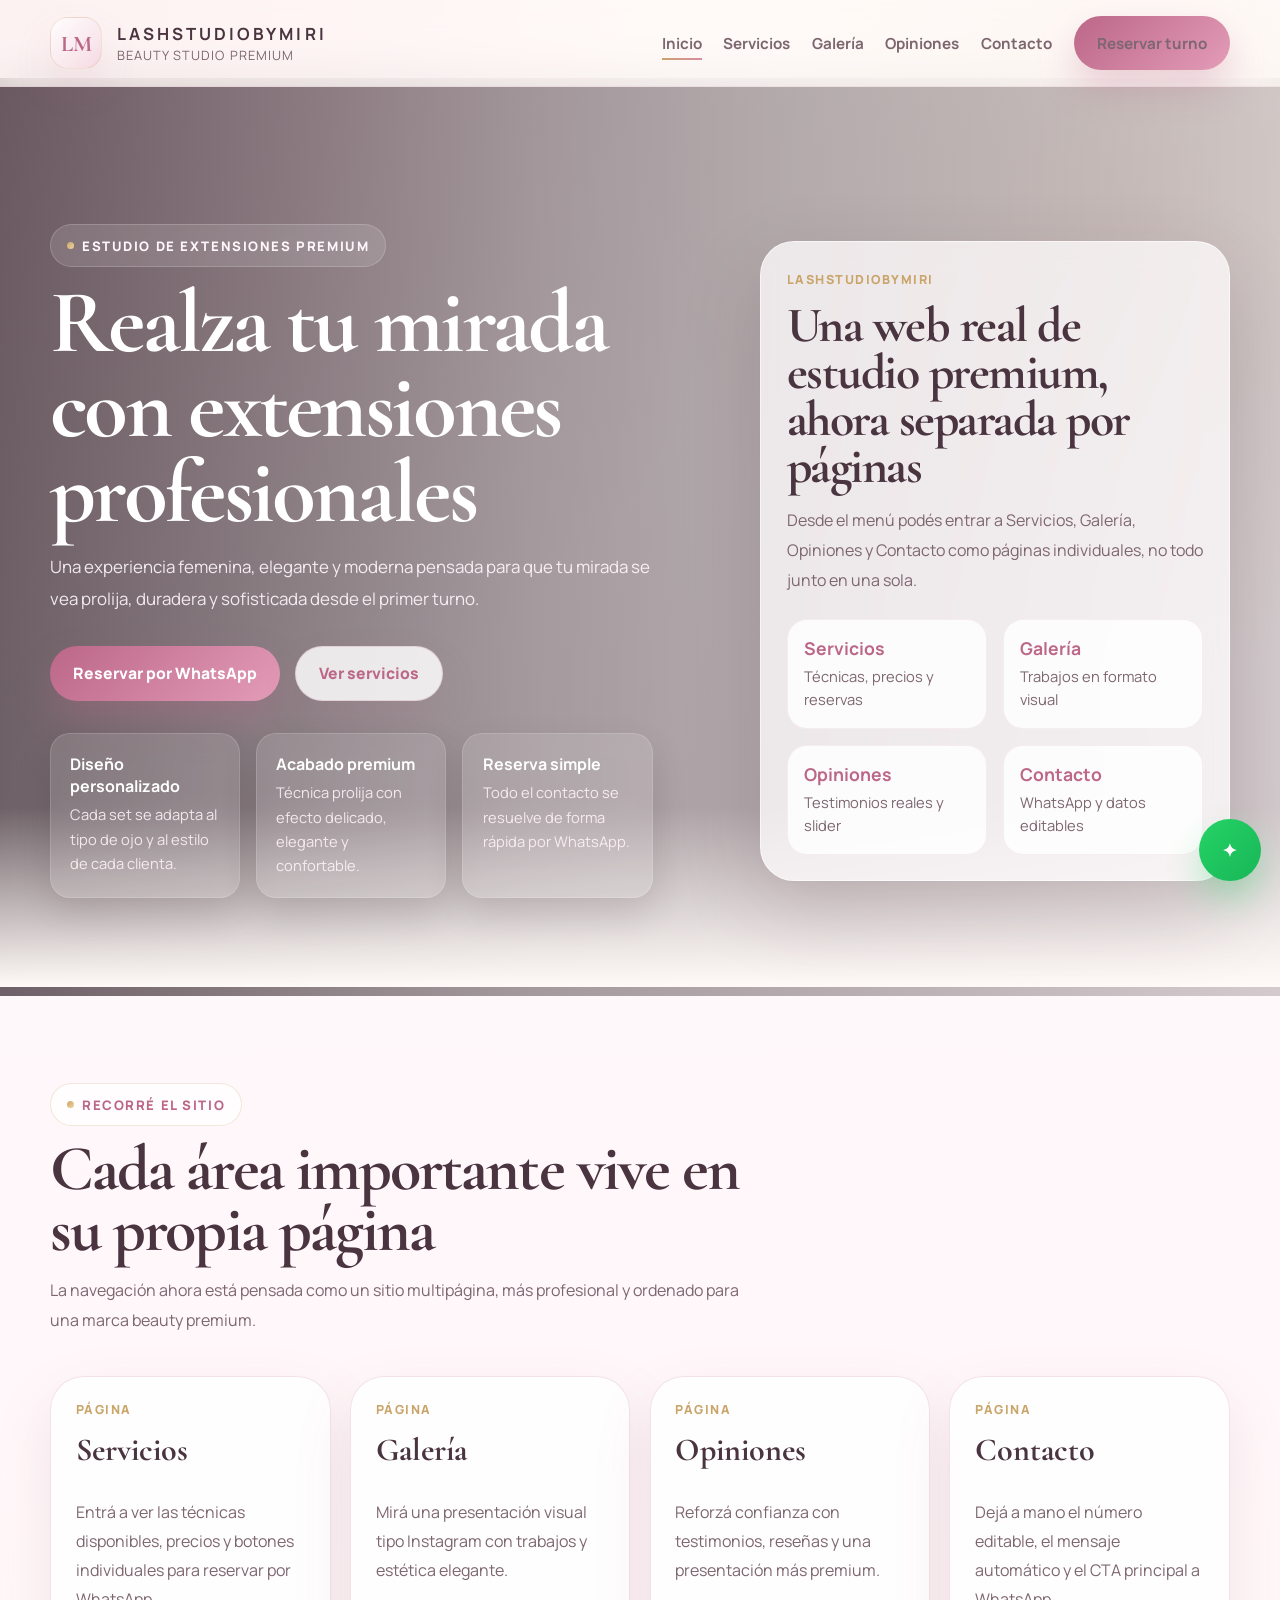
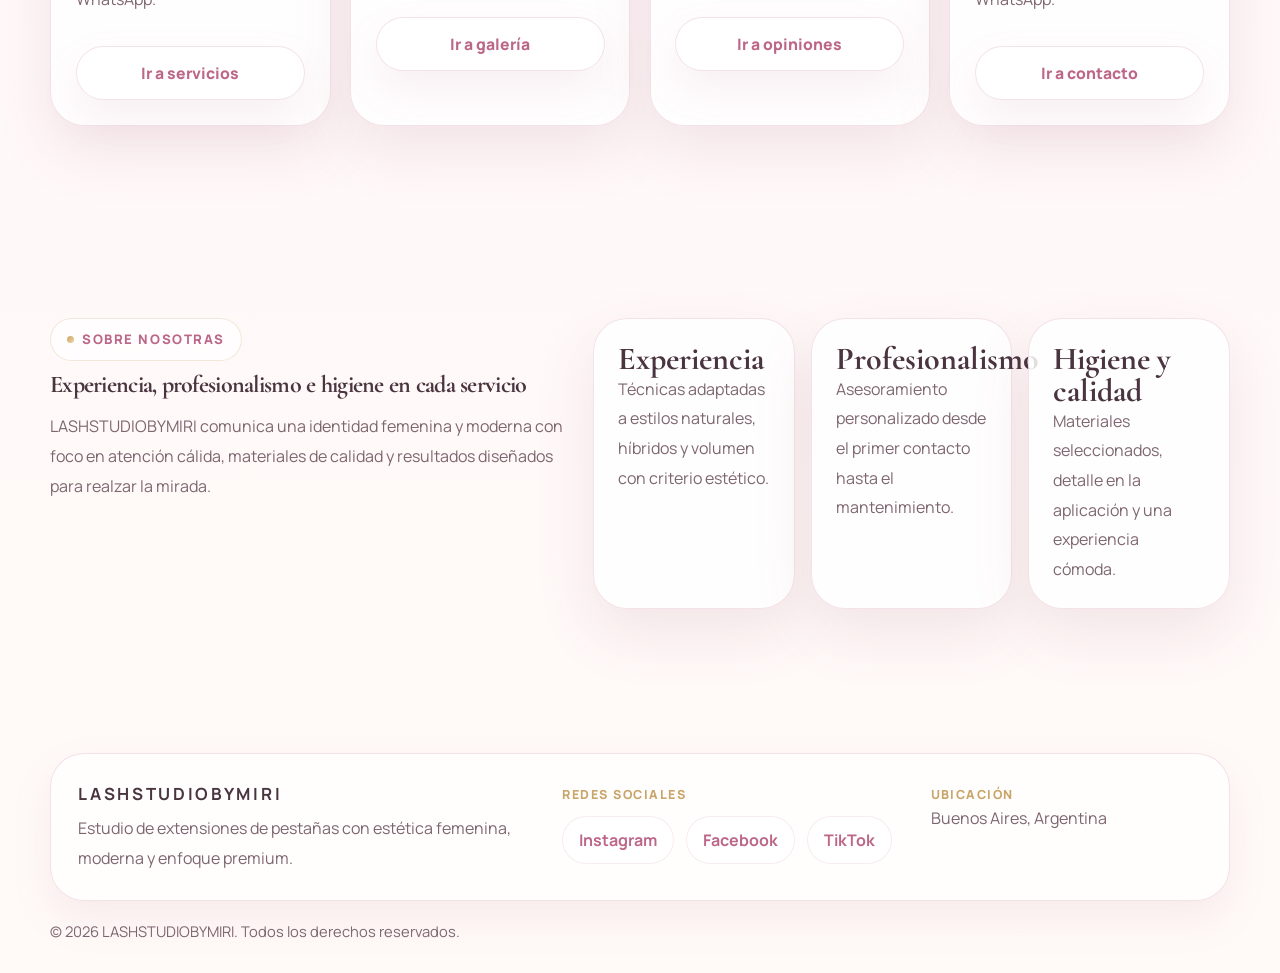
<file: index.html>
<!DOCTYPE html>
<html lang="es">
<head>
  <meta charset="UTF-8">
  <meta name="viewport" content="width=device-width, initial-scale=1.0">
  <title>LASHSTUDIOBYMIRI | Inicio</title>
  <meta name="description" content="Inicio de LASHSTUDIOBYMIRI, estudio premium de extensiones de pestañas con reservas directas por WhatsApp.">
  <link rel="preconnect" href="https://fonts.googleapis.com">
  <link rel="preconnect" href="https://fonts.gstatic.com" crossorigin>
  <link href="https://fonts.googleapis.com/css2?family=Cormorant+Garamond:wght@500;600;700&family=Manrope:wght@400;500;600;700;800&display=swap" rel="stylesheet">
  <link rel="stylesheet" href="style.css">
</head>
<body data-page="inicio">
  <div class="site-shell">
    <header class="header" id="site-header"></header>
    <main id="page-content"></main>
    <footer class="footer" id="site-footer"></footer>
    <a class="floating-whatsapp wa-link" href="#" target="_blank" rel="noreferrer" aria-label="Contactar por WhatsApp">✦</a>
  </div>

  <script src="content.js"></script>
  <script src="script.js"></script>
</body>
</html>
</file>
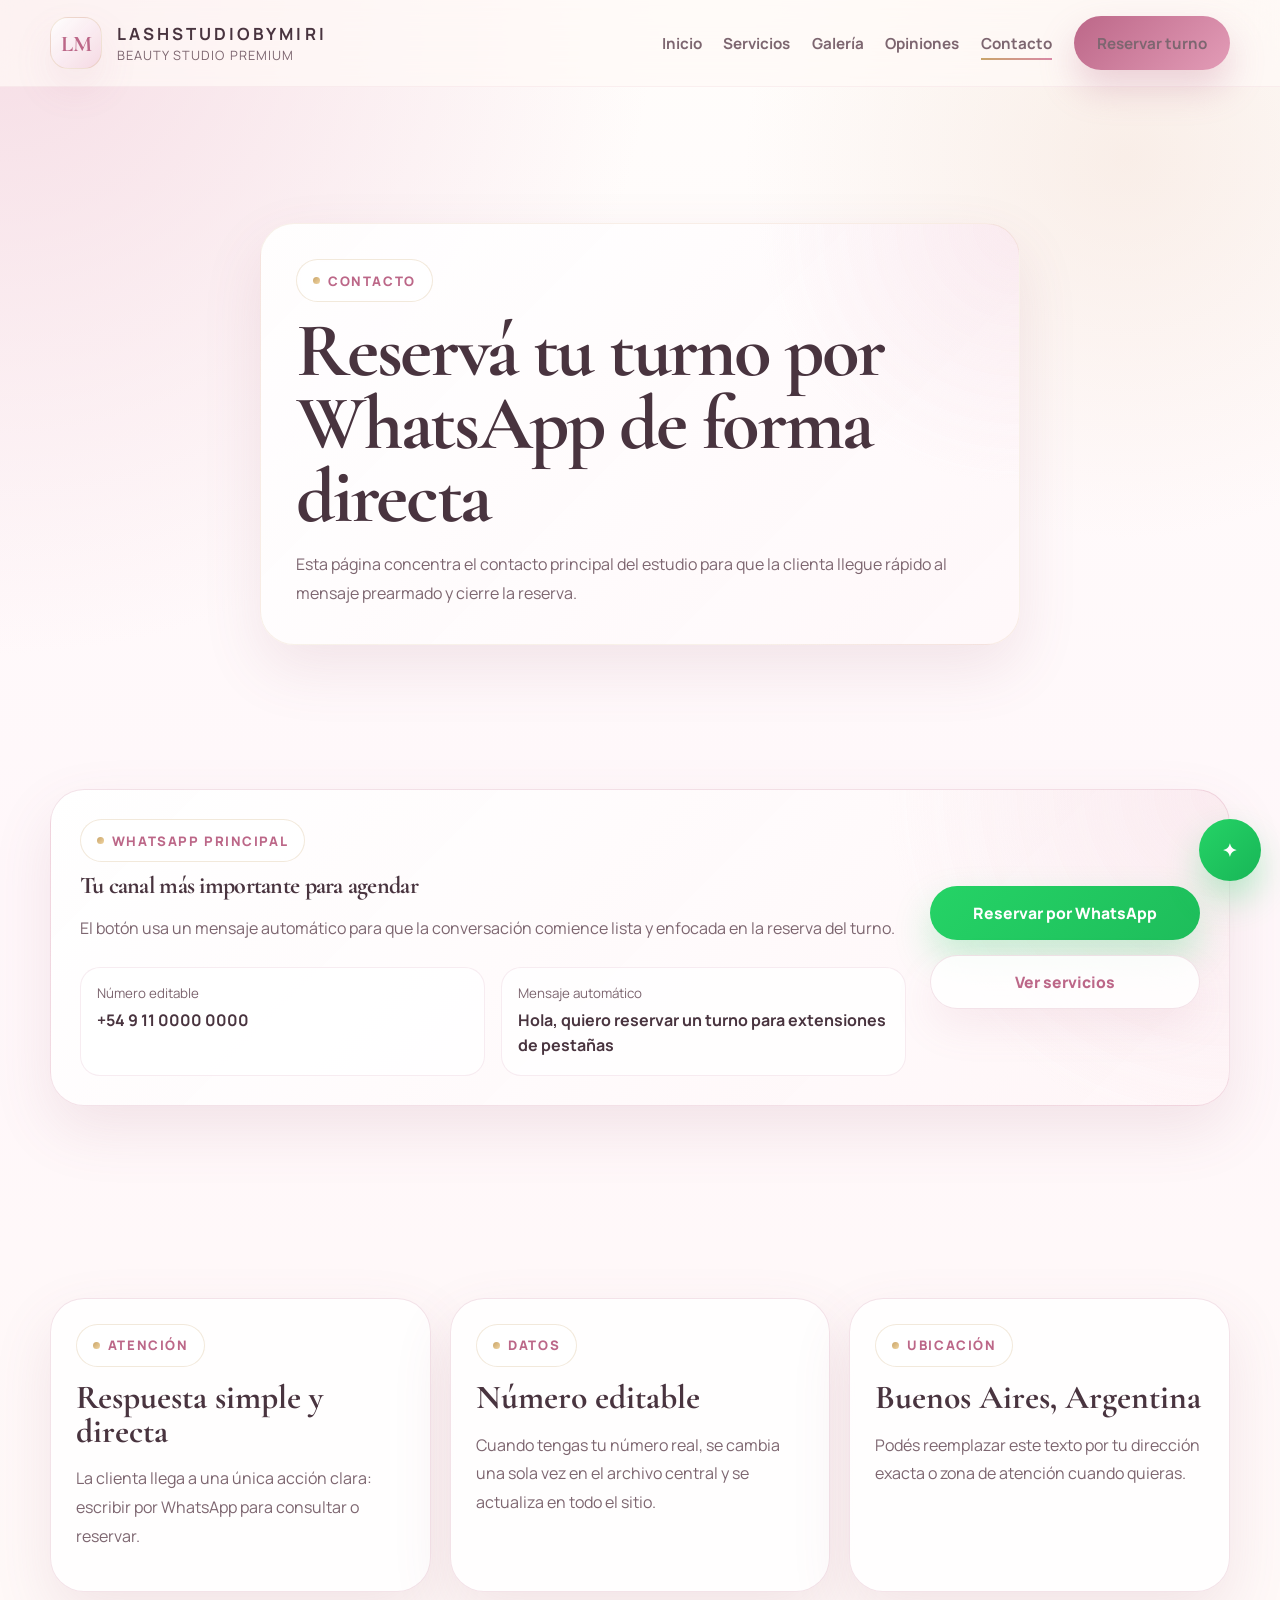
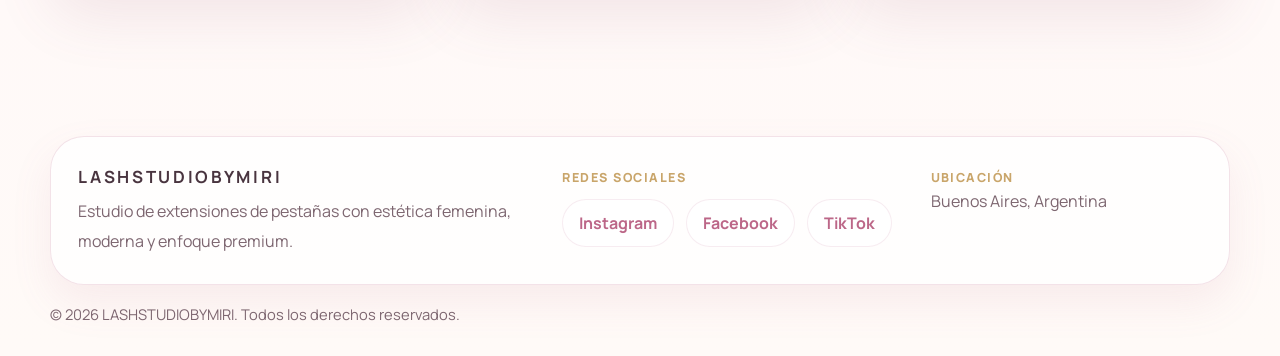
<file: contacto.html>
<!DOCTYPE html>
<html lang="es">
<head>
  <meta charset="UTF-8">
  <meta name="viewport" content="width=device-width, initial-scale=1.0">
  <title>LASHSTUDIOBYMIRI | Contacto</title>
  <meta name="description" content="Contacto de LASHSTUDIOBYMIRI con WhatsApp, mensaje automático y datos editables.">
  <link rel="preconnect" href="https://fonts.googleapis.com">
  <link rel="preconnect" href="https://fonts.gstatic.com" crossorigin>
  <link href="https://fonts.googleapis.com/css2?family=Cormorant+Garamond:wght@500;600;700&family=Manrope:wght@400;500;600;700;800&display=swap" rel="stylesheet">
  <link rel="stylesheet" href="style.css">
</head>
<body data-page="contacto">
  <div class="site-shell">
    <header class="header" id="site-header"></header>
    <main id="page-content"></main>
    <footer class="footer" id="site-footer"></footer>
    <a class="floating-whatsapp wa-link" href="#" target="_blank" rel="noreferrer" aria-label="Contactar por WhatsApp">✦</a>
  </div>

  <script src="content.js"></script>
  <script src="script.js"></script>
</body>
</html>
</file>
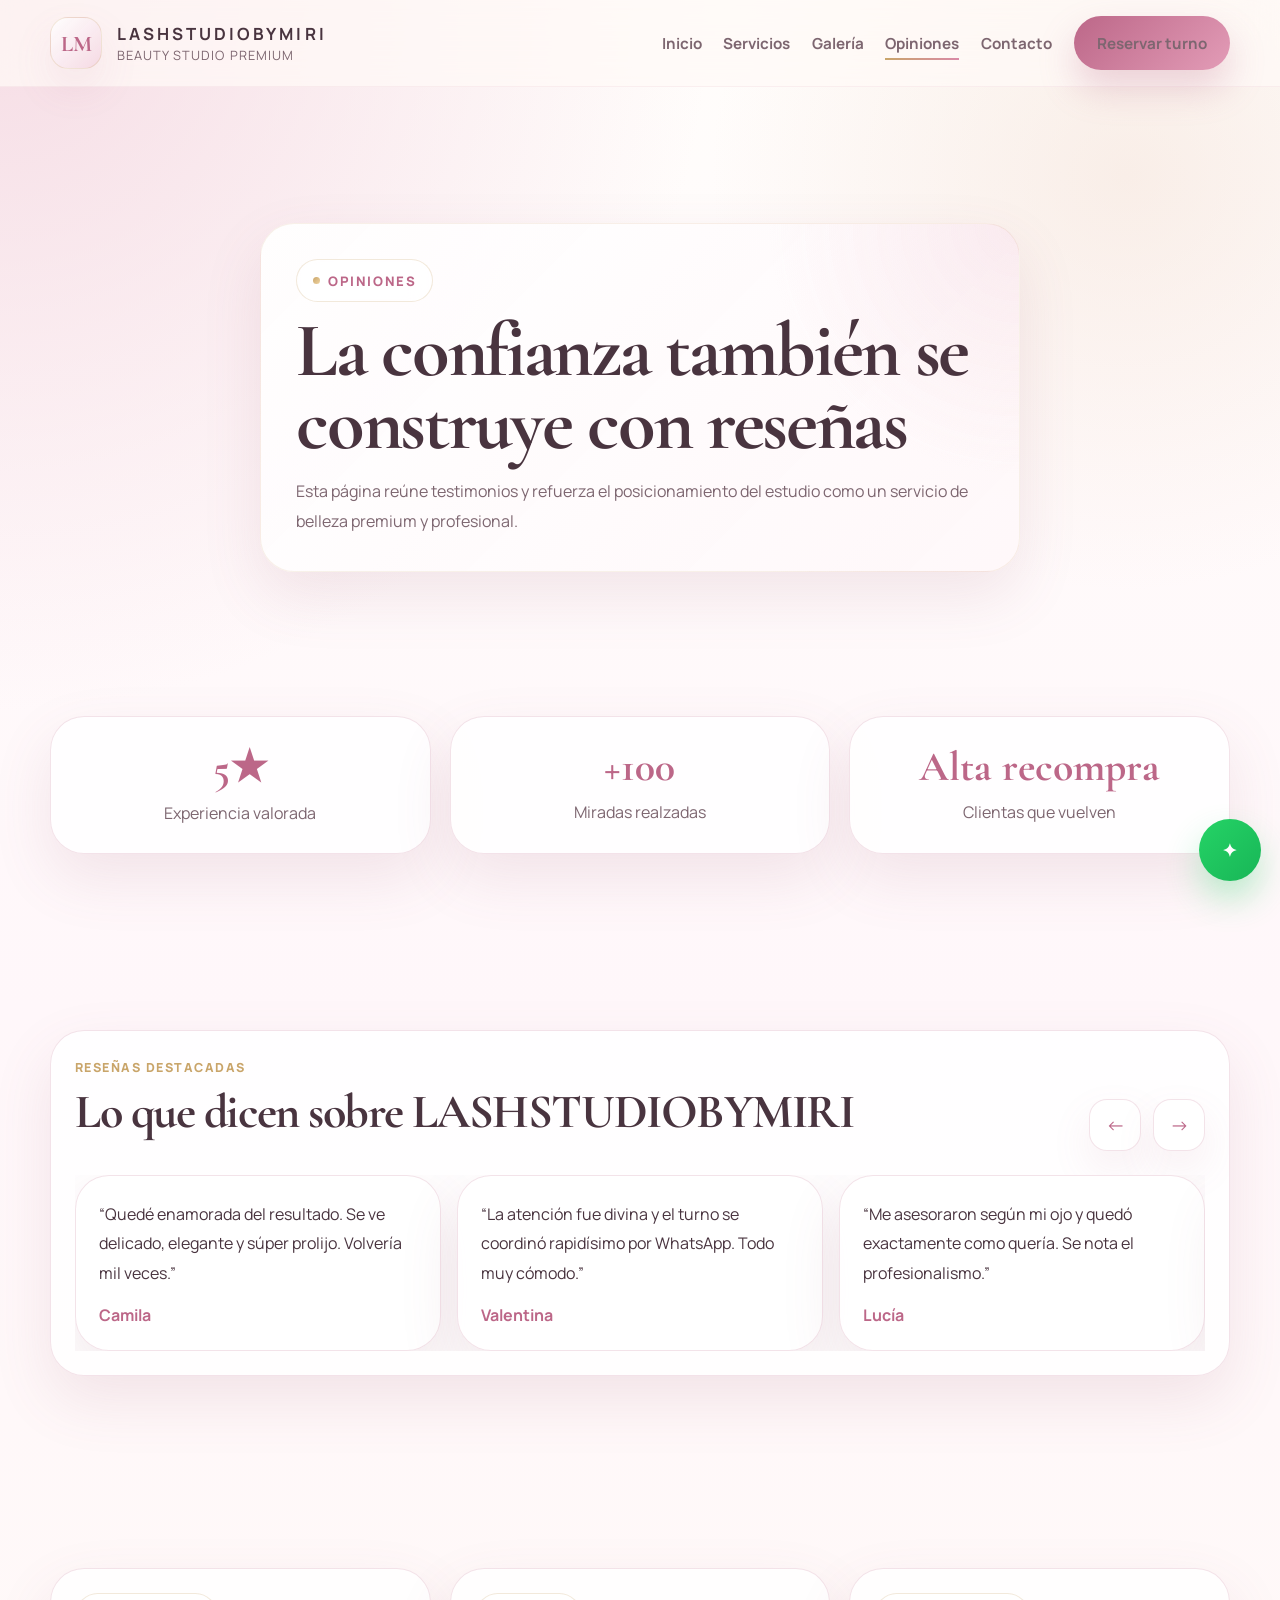
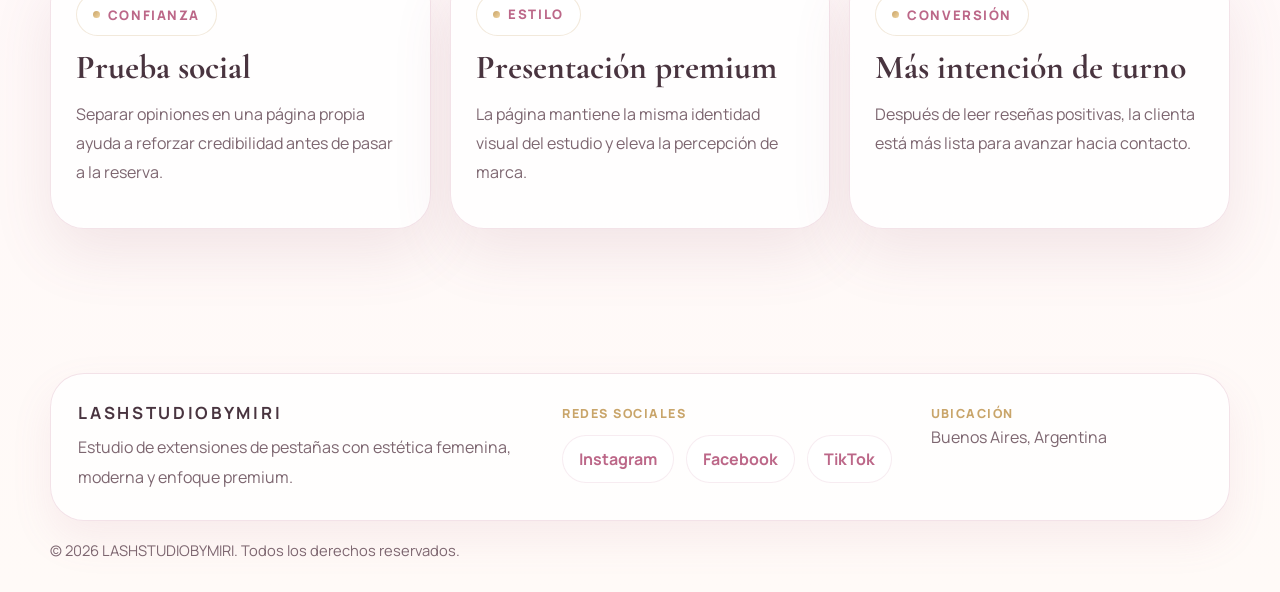
<file: opiniones.html>
<!DOCTYPE html>
<html lang="es">
<head>
  <meta charset="UTF-8">
  <meta name="viewport" content="width=device-width, initial-scale=1.0">
  <title>LASHSTUDIOBYMIRI | Opiniones</title>
  <meta name="description" content="Opiniones y testimonios de clientas de LASHSTUDIOBYMIRI con presentación premium.">
  <link rel="preconnect" href="https://fonts.googleapis.com">
  <link rel="preconnect" href="https://fonts.gstatic.com" crossorigin>
  <link href="https://fonts.googleapis.com/css2?family=Cormorant+Garamond:wght@500;600;700&family=Manrope:wght@400;500;600;700;800&display=swap" rel="stylesheet">
  <link rel="stylesheet" href="style.css">
</head>
<body data-page="opiniones">
  <div class="site-shell">
    <header class="header" id="site-header"></header>
    <main id="page-content"></main>
    <footer class="footer" id="site-footer"></footer>
    <a class="floating-whatsapp wa-link" href="#" target="_blank" rel="noreferrer" aria-label="Contactar por WhatsApp">✦</a>
  </div>

  <script src="content.js"></script>
  <script src="script.js"></script>
</body>
</html>
</file>
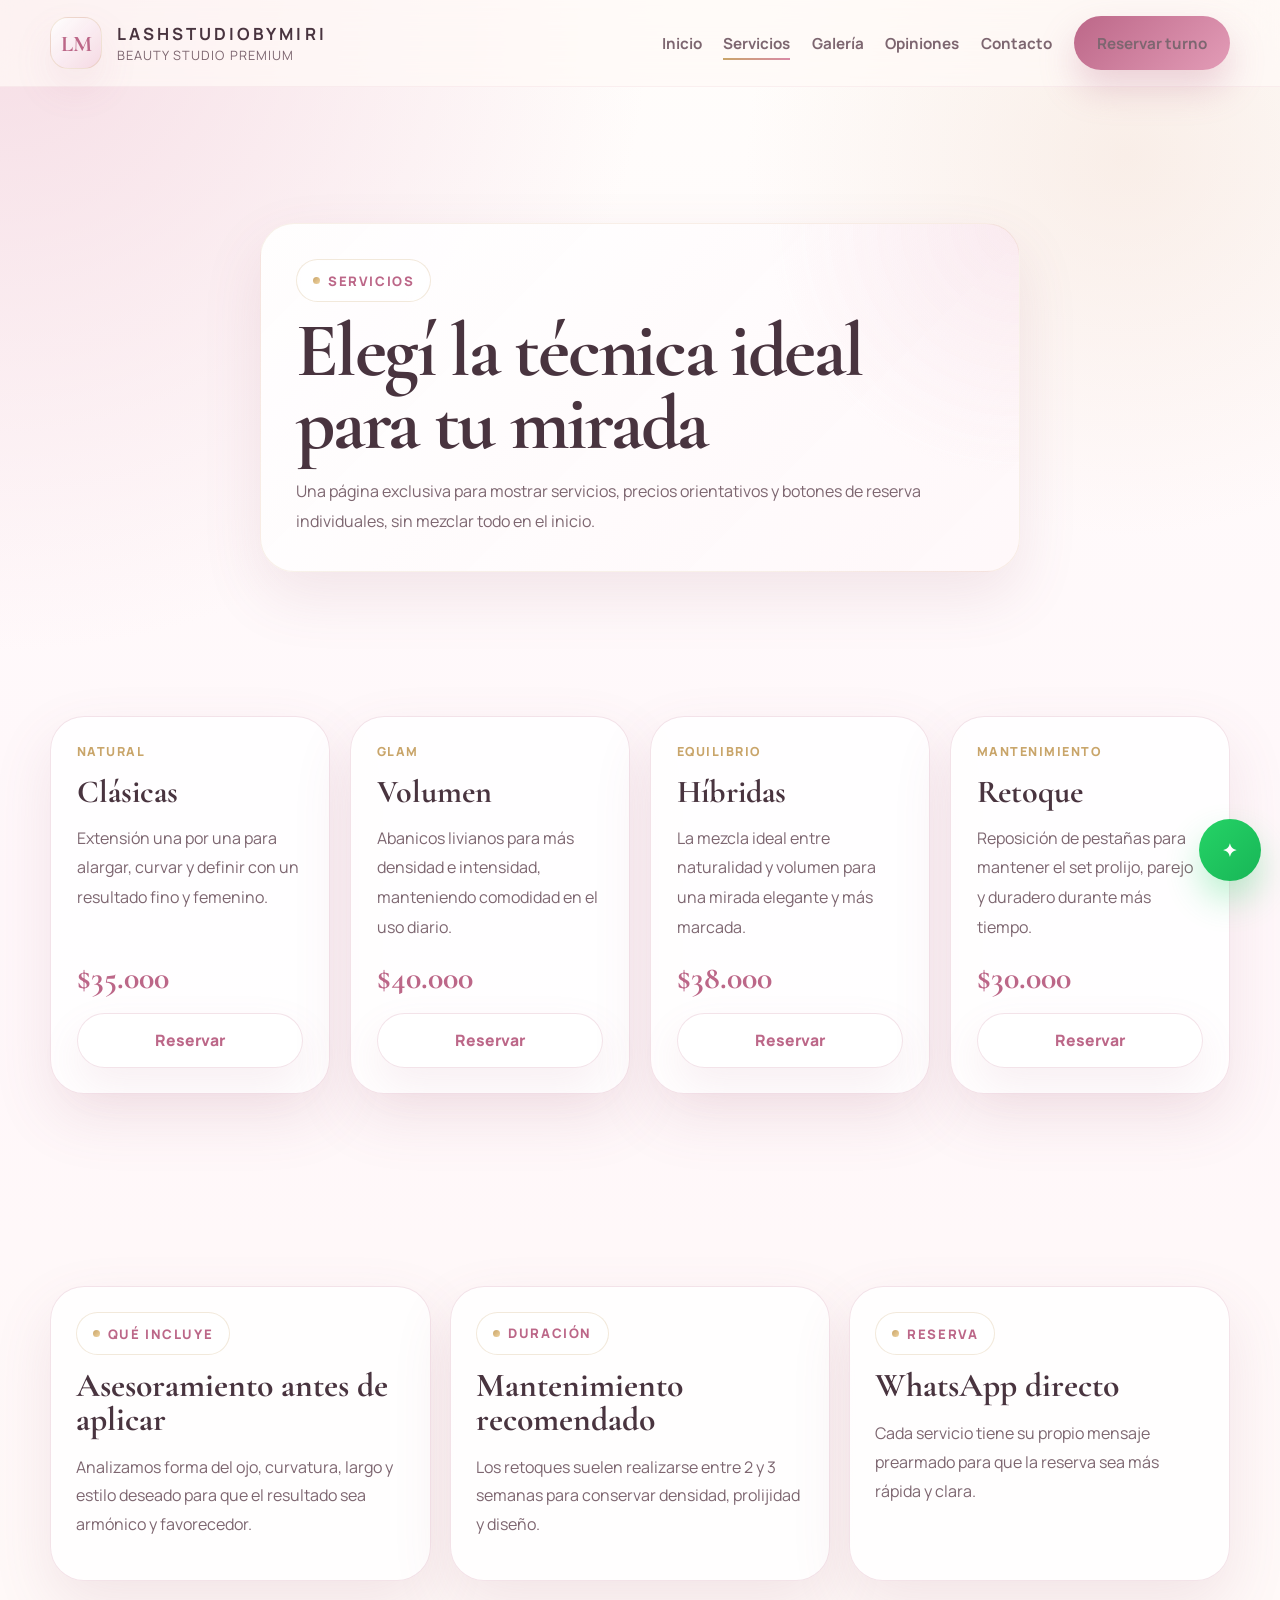
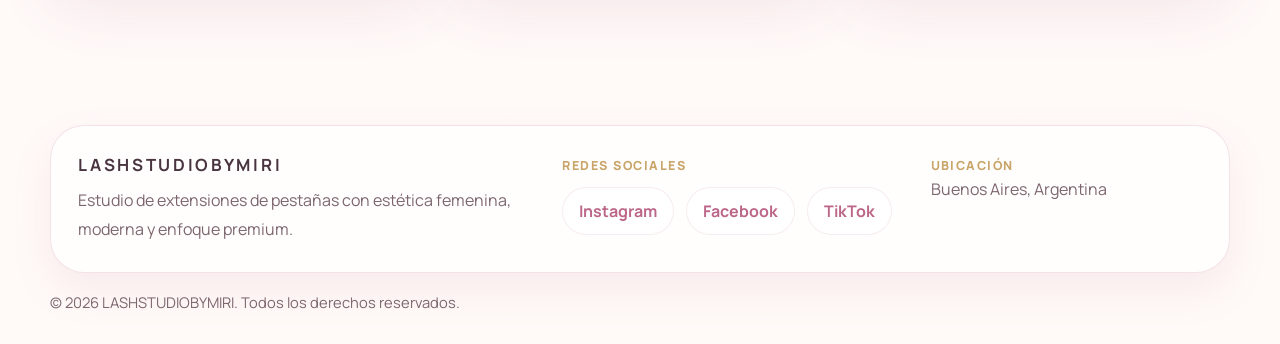
<file: servicios.html>
<!DOCTYPE html>
<html lang="es">
<head>
  <meta charset="UTF-8">
  <meta name="viewport" content="width=device-width, initial-scale=1.0">
  <title>LASHSTUDIOBYMIRI | Servicios</title>
  <meta name="description" content="Servicios de LASHSTUDIOBYMIRI: clásicas, volumen, híbridas y retoque con reservas por WhatsApp.">
  <link rel="preconnect" href="https://fonts.googleapis.com">
  <link rel="preconnect" href="https://fonts.gstatic.com" crossorigin>
  <link href="https://fonts.googleapis.com/css2?family=Cormorant+Garamond:wght@500;600;700&family=Manrope:wght@400;500;600;700;800&display=swap" rel="stylesheet">
  <link rel="stylesheet" href="style.css">
</head>
<body data-page="servicios">
  <div class="site-shell">
    <header class="header" id="site-header"></header>
    <main id="page-content"></main>
    <footer class="footer" id="site-footer"></footer>
    <a class="floating-whatsapp wa-link" href="#" target="_blank" rel="noreferrer" aria-label="Contactar por WhatsApp">✦</a>
  </div>

  <script src="content.js"></script>
  <script src="script.js"></script>
</body>
</html>
</file>
<file: style.css>
:root {
  --background: #fffaf7;
  --background-soft: #fff5f7;
  --surface: rgba(255, 255, 255, 0.8);
  --surface-strong: #ffffff;
  --surface-soft: rgba(255, 246, 248, 0.88);
  --primary: #d98aa7;
  --primary-strong: #bc6788;
  --primary-soft: #f4d7e1;
  --nude: #f0d9cb;
  --nude-strong: #d5b4a3;
  --gold: #c9a56a;
  --gold-soft: rgba(201, 165, 106, 0.18);
  --text: #49343f;
  --muted: #7d6670;
  --border: rgba(188, 103, 136, 0.18);
  --shadow: 0 24px 60px rgba(146, 82, 106, 0.12);
  --shadow-soft: 0 18px 40px rgba(184, 112, 139, 0.1);
  --radius-xl: 34px;
  --radius-lg: 26px;
  --radius-md: 20px;
  --radius-sm: 16px;
  --container: 1180px;
}

* {
  box-sizing: border-box;
}

html {
  scroll-behavior: smooth;
}

body {
  margin: 0;
  font-family: "Manrope", Arial, sans-serif;
  color: var(--text);
  background:
    radial-gradient(circle at top left, rgba(244, 215, 225, 0.85), transparent 28%),
    radial-gradient(circle at right 12% top 8%, rgba(240, 217, 203, 0.4), transparent 18%),
    linear-gradient(180deg, #fffdfb 0%, #fff7fa 46%, #fffaf7 100%);
}

img {
  display: block;
  max-width: 100%;
}

a {
  color: inherit;
  text-decoration: none;
}

button,
input,
textarea,
select {
  font: inherit;
}

button {
  border: 0;
  background: none;
  cursor: pointer;
}

.site-shell {
  min-height: 100vh;
  overflow: hidden;
}

.container {
  width: min(calc(100% - 2rem), var(--container));
  margin: 0 auto;
}

.section {
  padding: 6rem 0;
  position: relative;
}

.reveal {
  opacity: 0;
  transform: translateY(32px);
  transition: opacity 0.8s ease, transform 0.8s ease;
}

.reveal.is-visible {
  opacity: 1;
  transform: translateY(0);
}

.eyebrow {
  display: inline-flex;
  align-items: center;
  gap: 0.5rem;
  padding: 0.72rem 1rem;
  border-radius: 999px;
  background: rgba(255, 255, 255, 0.68);
  border: 1px solid rgba(201, 165, 106, 0.24);
  color: var(--primary-strong);
  font-size: 0.82rem;
  font-weight: 800;
  letter-spacing: 0.12em;
  text-transform: uppercase;
  backdrop-filter: blur(10px);
}

.eyebrow::before {
  content: "";
  width: 7px;
  height: 7px;
  border-radius: 50%;
  background: linear-gradient(135deg, var(--gold) 0%, #f0d4a0 100%);
}

.section-heading {
  max-width: 700px;
  margin-bottom: 2.5rem;
}

.section-heading h2,
.hero-copy h1,
.hero-card h2,
.testimonials-header h3,
.about-copy h2,
.contact-copy h2 {
  margin: 0.8rem 0 1rem;
  font-family: "Cormorant Garamond", serif;
  font-weight: 700;
  line-height: 0.95;
  letter-spacing: -0.03em;
}

.section-heading h2 {
  font-size: clamp(2.2rem, 5vw, 4rem);
}

.section-heading p,
.hero-lead,
.hero-card p,
.service-card p,
.testimonial p,
.about-copy p,
.about-card p,
.contact-copy p,
.footer p {
  margin: 0;
  color: var(--muted);
  line-height: 1.85;
}

.button {
  display: inline-flex;
  align-items: center;
  justify-content: center;
  gap: 0.6rem;
  min-height: 54px;
  padding: 0.95rem 1.45rem;
  border-radius: 999px;
  font-size: 0.98rem;
  font-weight: 800;
  transition: transform 0.25s ease, box-shadow 0.25s ease, border-color 0.25s ease, background 0.25s ease;
}

.button:hover {
  transform: translateY(-3px);
}

.button-primary {
  color: #fff;
  background: linear-gradient(135deg, var(--primary-strong) 0%, #e39cb7 100%);
  box-shadow: 0 18px 36px rgba(188, 103, 136, 0.28);
}

.button-secondary {
  color: var(--primary-strong);
  background: rgba(255, 255, 255, 0.82);
  border: 1px solid var(--border);
  box-shadow: var(--shadow-soft);
}

.button-whatsapp {
  color: #ffffff;
  background: linear-gradient(135deg, #25d366 0%, #1ebd5b 100%);
  box-shadow: 0 18px 36px rgba(37, 211, 102, 0.25);
}

.header {
  position: sticky;
  top: 0;
  z-index: 50;
  backdrop-filter: blur(18px);
  background: rgba(255, 250, 247, 0.72);
  border-bottom: 1px solid rgba(188, 103, 136, 0.08);
}

.header-bar {
  display: flex;
  align-items: center;
  justify-content: space-between;
  gap: 1.5rem;
  min-height: 86px;
}

.brand {
  display: inline-flex;
  align-items: center;
  gap: 0.95rem;
  flex-shrink: 0;
}

.brand-mark {
  width: 52px;
  height: 52px;
  border-radius: 18px;
  display: grid;
  place-items: center;
  background: linear-gradient(135deg, rgba(255, 255, 255, 0.9), rgba(244, 215, 225, 0.88));
  border: 1px solid rgba(201, 165, 106, 0.24);
  box-shadow: var(--shadow-soft);
  font-family: "Cormorant Garamond", serif;
  font-size: 1.4rem;
  font-weight: 700;
  color: var(--primary-strong);
}

.brand-copy {
  display: inline-flex;
  flex-direction: column;
  gap: 0.12rem;
}

.brand-copy strong {
  font-size: 1.05rem;
  letter-spacing: 0.18em;
}

.brand-copy small {
  color: var(--muted);
  font-size: 0.8rem;
  letter-spacing: 0.08em;
  text-transform: uppercase;
}

.nav {
  display: flex;
  align-items: center;
  gap: 1.35rem;
}

.nav a {
  position: relative;
  font-size: 0.95rem;
  font-weight: 700;
  color: var(--muted);
}

.nav > a:not(.button)::after {
  content: "";
  position: absolute;
  left: 0;
  bottom: -0.4rem;
  width: 100%;
  height: 2px;
  transform: scaleX(0);
  transform-origin: left;
  background: linear-gradient(90deg, var(--gold) 0%, var(--primary) 100%);
  transition: transform 0.25s ease;
}

.nav > a:not(.button):hover::after,
.nav > a:not(.button).active::after {
  transform: scaleX(1);
}

.menu-toggle {
  display: none;
  width: 52px;
  height: 52px;
  border-radius: 18px;
  align-items: center;
  justify-content: center;
  flex-direction: column;
  gap: 0.28rem;
  background: rgba(255, 255, 255, 0.82);
  border: 1px solid var(--border);
  box-shadow: var(--shadow-soft);
}

.menu-toggle span {
  width: 18px;
  height: 2px;
  border-radius: 999px;
  background: var(--text);
  transition: transform 0.25s ease, opacity 0.25s ease;
}

.menu-toggle.is-open span:nth-child(1) {
  transform: translateY(6px) rotate(45deg);
}

.menu-toggle.is-open span:nth-child(2) {
  opacity: 0;
}

.menu-toggle.is-open span:nth-child(3) {
  transform: translateY(-6px) rotate(-45deg);
}

.hero {
  min-height: 100vh;
  display: flex;
  align-items: center;
  padding: 8rem 0 5rem;
  position: relative;
}

.hero-backdrop {
  position: absolute;
  inset: 0;
  background:
    linear-gradient(90deg, rgba(39, 23, 31, 0.68) 0%, rgba(39, 23, 31, 0.42) 42%, rgba(39, 23, 31, 0.2) 100%),
    linear-gradient(180deg, rgba(255, 250, 247, 0.04), rgba(255, 250, 247, 0.08)),
    url("https://images.unsplash.com/photo-1519415943484-9fa1873496d4?auto=format&fit=crop&w=1600&q=80") center/cover no-repeat;
  transform: scale(1.02);
}

.hero::after {
  content: "";
  position: absolute;
  inset: auto 0 0;
  height: 180px;
  background: linear-gradient(180deg, rgba(255, 250, 247, 0) 0%, var(--background) 100%);
}

.hero-layout {
  width: min(calc(100% - 2rem), var(--container));
  position: relative;
  z-index: 1;
  display: grid;
  grid-template-columns: minmax(0, 1.05fr) minmax(360px, 0.95fr);
  gap: 2rem;
  align-items: center;
}

.hero-copy {
  color: #ffffff;
  max-width: 650px;
}

.hero-copy .eyebrow {
  color: #fff7fb;
  background: rgba(255, 255, 255, 0.12);
  border-color: rgba(255, 255, 255, 0.18);
}

.hero-copy h1 {
  font-size: clamp(3rem, 7vw, 6rem);
}

.hero-lead {
  font-size: 1.06rem;
  color: rgba(255, 247, 252, 0.9);
  max-width: 620px;
}

.hero-actions {
  display: flex;
  gap: 0.9rem;
  flex-wrap: wrap;
  margin: 2rem 0;
}

.hero-highlights {
  display: grid;
  grid-template-columns: repeat(3, minmax(0, 1fr));
  gap: 1rem;
}

.hero-highlights article,
.hero-card {
  backdrop-filter: blur(12px);
}

.hero-highlights article {
  padding: 1.2rem;
  border-radius: var(--radius-md);
  background: rgba(255, 255, 255, 0.12);
  border: 1px solid rgba(255, 255, 255, 0.14);
  box-shadow: 0 16px 36px rgba(26, 12, 18, 0.12);
}

.hero-highlights strong {
  display: block;
  margin-bottom: 0.35rem;
  font-size: 1rem;
}

.hero-highlights span {
  color: rgba(255, 245, 249, 0.88);
  line-height: 1.65;
  font-size: 0.92rem;
}

.hero-panel {
  display: flex;
  justify-content: flex-end;
}

.card-glass {
  width: min(100%, 470px);
  padding: 1.6rem;
  border-radius: var(--radius-xl);
  background: rgba(255, 251, 253, 0.76);
  border: 1px solid rgba(255, 255, 255, 0.58);
  box-shadow: 0 30px 80px rgba(61, 34, 45, 0.18);
}

.card-kicker,
.service-tag,
.mini-label,
.footer-label {
  display: inline-flex;
  align-items: center;
  gap: 0.45rem;
  color: var(--gold);
  font-size: 0.78rem;
  font-weight: 800;
  letter-spacing: 0.12em;
  text-transform: uppercase;
}

.hero-card h2 {
  font-size: clamp(2rem, 4vw, 3.1rem);
}

.hero-card-grid {
  display: grid;
  grid-template-columns: repeat(2, minmax(0, 1fr));
  gap: 1rem;
  margin-top: 1.5rem;
}

.hero-card-grid div {
  padding: 1rem;
  border-radius: var(--radius-md);
  background: rgba(255, 255, 255, 0.82);
  border: 1px solid rgba(188, 103, 136, 0.1);
}

.hero-card-grid strong {
  display: block;
  margin-bottom: 0.3rem;
  font-size: 1.1rem;
  color: var(--primary-strong);
}

.hero-card-grid span {
  color: var(--muted);
  line-height: 1.6;
  font-size: 0.92rem;
}

.services-grid {
  display: grid;
  grid-template-columns: repeat(4, minmax(0, 1fr));
  gap: 1.25rem;
}

.service-card,
.testimonial,
.about-card,
.contact-card,
.testimonials-card {
  border-radius: var(--radius-xl);
  background: rgba(255, 255, 255, 0.84);
  border: 1px solid var(--border);
  box-shadow: var(--shadow);
}

.service-card {
  padding: 1.6rem;
  display: flex;
  flex-direction: column;
  gap: 1rem;
  min-height: 100%;
  transition: transform 0.25s ease, box-shadow 0.25s ease, border-color 0.25s ease;
}

.service-card:hover,
.gallery-item:hover,
.about-card:hover {
  transform: translateY(-6px);
  box-shadow: 0 28px 56px rgba(146, 82, 106, 0.16);
}

.service-card h3,
.about-card h3 {
  margin: 0;
  font-family: "Cormorant Garamond", serif;
  font-size: 2rem;
  line-height: 1;
}

.service-price {
  margin-top: auto;
  font-size: 2rem;
  font-family: "Cormorant Garamond", serif;
  color: var(--primary-strong);
}

.gallery-section {
  background: linear-gradient(180deg, rgba(255, 246, 248, 0.36) 0%, rgba(255, 250, 247, 0) 100%);
}

.gallery-grid {
  display: grid;
  grid-template-columns: repeat(4, minmax(0, 1fr));
  grid-auto-rows: 220px;
  gap: 1rem;
}

.gallery-item {
  position: relative;
  overflow: hidden;
  border-radius: 28px;
  border: 1px solid rgba(201, 165, 106, 0.14);
  box-shadow: var(--shadow-soft);
  transition: transform 0.3s ease, box-shadow 0.3s ease;
}

.gallery-item img {
  width: 100%;
  height: 100%;
  object-fit: cover;
  transition: transform 0.45s ease;
}

.gallery-item::after {
  content: "";
  position: absolute;
  inset: 0;
  background: linear-gradient(180deg, rgba(42, 25, 33, 0.04), rgba(42, 25, 33, 0.56));
}

.gallery-item figcaption {
  position: absolute;
  left: 1.2rem;
  bottom: 1.2rem;
  z-index: 1;
  color: #ffffff;
  font-weight: 700;
  letter-spacing: 0.04em;
}

.gallery-item:hover img {
  transform: scale(1.06);
}

.gallery-tall {
  grid-row: span 2;
}

.gallery-wide {
  grid-column: span 2;
}

.opinions-section {
  padding-top: 5rem;
}

.testimonials-card {
  padding: 1.5rem;
  overflow: hidden;
}

.testimonials-header {
  display: flex;
  align-items: end;
  justify-content: space-between;
  gap: 1rem;
  margin-bottom: 1.5rem;
}

.testimonials-header h3 {
  font-size: clamp(2rem, 4vw, 3rem);
}

.slider-controls {
  display: flex;
  gap: 0.75rem;
}

.slider-button {
  width: 52px;
  height: 52px;
  border-radius: 18px;
  background: rgba(255, 255, 255, 0.88);
  border: 1px solid var(--border);
  color: var(--primary-strong);
  box-shadow: var(--shadow-soft);
  font-size: 1.2rem;
}

.testimonials-viewport {
  overflow: hidden;
}

.testimonials-track {
  display: grid;
  grid-auto-flow: column;
  grid-auto-columns: calc((100% - 2rem) / 3);
  gap: 1rem;
  transition: transform 0.45s ease;
}

.testimonial {
  padding: 1.45rem;
  min-height: 100%;
}

.testimonial p {
  margin-bottom: 1rem;
  color: var(--text);
}

.testimonial strong {
  color: var(--primary-strong);
  font-size: 1rem;
}

.about-grid {
  display: grid;
  grid-template-columns: 0.9fr 1.1fr;
  gap: 1.4rem;
  align-items: start;
}

.about-features {
  display: grid;
  grid-template-columns: repeat(3, minmax(0, 1fr));
  gap: 1rem;
}

.about-card {
  padding: 1.5rem;
  transition: transform 0.25s ease, box-shadow 0.25s ease;
}

.contact-section {
  padding-top: 4rem;
}

.contact-card {
  display: grid;
  grid-template-columns: 1fr auto;
  gap: 1.5rem;
  align-items: center;
  padding: 1.8rem;
  background:
    radial-gradient(circle at top right, rgba(244, 215, 225, 0.4), transparent 28%),
    linear-gradient(135deg, rgba(255, 255, 255, 0.92), rgba(255, 245, 247, 0.9));
}

.contact-meta {
  display: grid;
  grid-template-columns: repeat(2, minmax(0, 1fr));
  gap: 1rem;
  margin-top: 1.5rem;
}

.contact-meta div {
  padding: 1rem;
  border-radius: var(--radius-md);
  background: rgba(255, 255, 255, 0.78);
  border: 1px solid rgba(188, 103, 136, 0.12);
}

.contact-meta small {
  display: block;
  margin-bottom: 0.35rem;
  color: var(--muted);
}

.contact-meta strong {
  display: block;
  line-height: 1.6;
}

.contact-actions {
  display: flex;
  flex-direction: column;
  gap: 0.9rem;
  min-width: 270px;
}

.footer {
  padding: 3rem 0 2rem;
}

.footer-grid {
  display: grid;
  grid-template-columns: 1.2fr 0.9fr 0.7fr;
  gap: 1.2rem;
  padding: 1.7rem;
  border-radius: var(--radius-xl);
  background: rgba(255, 255, 255, 0.78);
  border: 1px solid var(--border);
  box-shadow: var(--shadow-soft);
}

.footer-brand {
  display: block;
  margin-bottom: 0.6rem;
  font-size: 1.05rem;
  letter-spacing: 0.16em;
}

.social-links {
  display: flex;
  flex-wrap: wrap;
  gap: 0.75rem;
  margin-top: 0.75rem;
}

.social-links a {
  padding: 0.75rem 1rem;
  border-radius: 999px;
  background: rgba(255, 255, 255, 0.88);
  border: 1px solid rgba(188, 103, 136, 0.12);
  color: var(--primary-strong);
  font-weight: 700;
}

.footer-bottom {
  padding-top: 1.2rem;
  color: var(--muted);
  font-size: 0.92rem;
}

.floating-whatsapp {
  position: fixed;
  right: 1.2rem;
  bottom: 1.2rem;
  z-index: 40;
  width: 62px;
  height: 62px;
  border-radius: 50%;
  display: grid;
  place-items: center;
  color: #ffffff;
  font-size: 1.1rem;
  font-weight: 900;
  background: linear-gradient(135deg, #25d366 0%, #18b657 100%);
  box-shadow: 0 18px 34px rgba(37, 211, 102, 0.3);
}

.page-hero {
  padding: 8.5rem 0 3rem;
}

.page-hero-content {
  max-width: 760px;
  padding: 2.2rem;
  border-radius: var(--radius-xl);
  background:
    radial-gradient(circle at top right, rgba(244, 215, 225, 0.45), transparent 30%),
    linear-gradient(135deg, rgba(255, 255, 255, 0.92), rgba(255, 247, 249, 0.9));
  border: 1px solid rgba(201, 165, 106, 0.14);
  box-shadow: var(--shadow);
}

.page-hero-content h1 {
  margin: 0.8rem 0 1rem;
  font-family: "Cormorant Garamond", serif;
  font-size: clamp(2.5rem, 6vw, 4.8rem);
  line-height: 0.95;
  letter-spacing: -0.03em;
}

.page-hero-content p {
  margin: 0;
  color: var(--muted);
  line-height: 1.85;
}

.page-links-grid,
.info-grid,
.stats-grid {
  display: grid;
  gap: 1.2rem;
}

.page-links-grid {
  grid-template-columns: repeat(4, minmax(0, 1fr));
}

.info-grid {
  grid-template-columns: repeat(3, minmax(0, 1fr));
}

.page-link-card,
.info-card,
.stat-card {
  padding: 1.55rem;
  border-radius: var(--radius-xl);
  background: rgba(255, 255, 255, 0.84);
  border: 1px solid var(--border);
  box-shadow: var(--shadow);
}

.page-link-card {
  display: flex;
  flex-direction: column;
  gap: 1rem;
}

.page-link-card h3,
.info-card h2 {
  margin: 0;
  font-family: "Cormorant Garamond", serif;
  line-height: 1;
}

.page-link-card h3 {
  font-size: 2rem;
}

.info-card h2 {
  margin-top: 0.9rem;
  font-size: 2.1rem;
}

.page-link-card p,
.info-card p,
.stat-card span {
  color: var(--muted);
  line-height: 1.8;
}

.gallery-grid-expanded {
  grid-auto-rows: 260px;
}

.stats-grid {
  grid-template-columns: repeat(3, minmax(0, 1fr));
}

.stat-card {
  text-align: center;
}

.stat-card strong {
  display: block;
  margin-bottom: 0.4rem;
  font-family: "Cormorant Garamond", serif;
  font-size: 2.6rem;
  color: var(--primary-strong);
}

body.editor-open {
  overflow: hidden;
}

.admin-editor {
  position: fixed;
  inset: 0;
  z-index: 120;
  opacity: 0;
  pointer-events: none;
  transition: opacity 0.25s ease;
}

.admin-editor.is-open {
  opacity: 1;
  pointer-events: auto;
}

.admin-editor-backdrop {
  position: absolute;
  inset: 0;
  background: rgba(39, 23, 31, 0.58);
  backdrop-filter: blur(8px);
}

.admin-editor-panel {
  position: absolute;
  top: 50%;
  left: 50%;
  width: min(1120px, calc(100% - 2rem));
  max-height: calc(100vh - 2rem);
  transform: translate(-50%, -50%);
  display: flex;
  flex-direction: column;
  border-radius: 30px;
  background: #fffafc;
  border: 1px solid rgba(188, 103, 136, 0.16);
  box-shadow: 0 30px 90px rgba(49, 30, 38, 0.24);
  overflow: hidden;
}

.admin-editor-header,
.admin-editor-toolbar {
  padding: 1.2rem 1.25rem;
  border-bottom: 1px solid rgba(188, 103, 136, 0.12);
}

.admin-editor-header {
  display: flex;
  align-items: flex-start;
  justify-content: space-between;
  gap: 1rem;
  background: linear-gradient(135deg, rgba(255, 255, 255, 0.96), rgba(250, 234, 241, 0.92));
}

.admin-editor-header h2 {
  margin: 0.55rem 0 0.45rem;
  font-family: "Cormorant Garamond", serif;
  font-size: clamp(2rem, 4vw, 3rem);
  line-height: 0.95;
}

.admin-editor-header p,
.admin-editor-status {
  margin: 0;
  color: var(--muted);
  line-height: 1.7;
}

.admin-editor-badge {
  display: inline-flex;
  align-items: center;
  padding: 0.5rem 0.8rem;
  border-radius: 999px;
  background: rgba(255, 255, 255, 0.82);
  border: 1px solid rgba(201, 165, 106, 0.28);
  color: var(--gold);
  font-size: 0.76rem;
  font-weight: 800;
  letter-spacing: 0.12em;
  text-transform: uppercase;
}

.admin-editor-close {
  min-width: 110px;
  min-height: 48px;
  padding: 0.85rem 1rem;
  border-radius: 999px;
  background: rgba(255, 255, 255, 0.9);
  border: 1px solid rgba(188, 103, 136, 0.14);
  color: var(--primary-strong);
  font-weight: 800;
}

.admin-editor-toolbar {
  display: flex;
  flex-wrap: wrap;
  gap: 0.75rem;
  background: rgba(255, 255, 255, 0.86);
}

.admin-editor-toolbar .button {
  min-height: 48px;
}

.admin-editor-status {
  padding: 0.9rem 1.25rem 0;
}

.admin-editor-scroll {
  overflow: auto;
  padding: 1.2rem 1.25rem 1.4rem;
}

.admin-editor-form {
  display: grid;
  gap: 1rem;
}

.admin-editor-group {
  border-radius: 24px;
  background: rgba(255, 255, 255, 0.88);
  border: 1px solid rgba(188, 103, 136, 0.12);
  box-shadow: var(--shadow-soft);
  overflow: hidden;
}

.admin-editor-group summary {
  cursor: pointer;
  list-style: none;
  padding: 1rem 1.1rem;
  font-weight: 800;
  color: var(--text);
  background: rgba(252, 241, 246, 0.82);
}

.admin-editor-group summary::-webkit-details-marker {
  display: none;
}

.admin-editor-group-body {
  display: grid;
  gap: 0.85rem;
  padding: 1rem;
}

.admin-editor-field {
  display: grid;
  gap: 0.45rem;
}

.admin-editor-field span {
  color: var(--text);
  font-size: 0.92rem;
  font-weight: 700;
}

.admin-editor-field input,
.admin-editor-field textarea {
  width: 100%;
  padding: 0.9rem 1rem;
  border-radius: 18px;
  border: 1px solid rgba(188, 103, 136, 0.16);
  background: rgba(255, 255, 255, 0.96);
  color: var(--text);
  outline: none;
  transition: border-color 0.2s ease, box-shadow 0.2s ease;
}

.admin-editor-field textarea {
  min-height: 110px;
  resize: vertical;
}

.admin-editor-field input:focus,
.admin-editor-field textarea:focus {
  border-color: rgba(188, 103, 136, 0.38);
  box-shadow: 0 0 0 4px rgba(217, 138, 167, 0.14);
}

@media (max-width: 1120px) {
  .hero-layout,
  .about-grid,
  .contact-card,
  .footer-grid {
    grid-template-columns: 1fr;
  }

  .page-links-grid,
  .info-grid {
    grid-template-columns: repeat(2, minmax(0, 1fr));
  }

  .services-grid,
  .about-features {
    grid-template-columns: repeat(2, minmax(0, 1fr));
  }

  .gallery-grid {
    grid-template-columns: repeat(2, minmax(0, 1fr));
    grid-auto-rows: 240px;
  }

  .gallery-wide,
  .gallery-tall {
    grid-column: span 1;
    grid-row: span 1;
  }

  .testimonials-track {
    grid-auto-columns: calc((100% - 1rem) / 2);
  }

  .contact-actions {
    min-width: 0;
    flex-direction: row;
    flex-wrap: wrap;
  }
}

@media (max-width: 860px) {
  .menu-toggle {
    display: inline-flex;
  }

  .nav {
    position: absolute;
    left: 1rem;
    right: 1rem;
    top: calc(100% + 0.75rem);
    padding: 1rem;
    border-radius: 26px;
    background: rgba(255, 255, 255, 0.96);
    border: 1px solid var(--border);
    box-shadow: var(--shadow);
    flex-direction: column;
    align-items: stretch;
    gap: 0.9rem;
    opacity: 0;
    pointer-events: none;
    transform: translateY(-12px);
    transition: opacity 0.25s ease, transform 0.25s ease;
  }

  .nav.is-open {
    opacity: 1;
    pointer-events: auto;
    transform: translateY(0);
  }

  .nav .button {
    width: 100%;
  }

  .hero {
    min-height: auto;
    padding-top: 7rem;
  }

  .hero-layout {
    grid-template-columns: 1fr;
  }

  .hero-highlights,
  .contact-meta,
  .stats-grid {
    grid-template-columns: 1fr;
  }

  .testimonials-track {
    grid-auto-columns: 100%;
  }
}

@media (max-width: 640px) {
  .section {
    padding: 4.5rem 0;
  }

  .header-bar {
    min-height: 76px;
  }

  .brand-copy strong {
    font-size: 0.92rem;
    letter-spacing: 0.12em;
  }

  .hero-copy h1 {
    font-size: clamp(2.8rem, 16vw, 4.2rem);
  }

  .hero-actions,
  .contact-actions {
    flex-direction: column;
  }

  .button {
    width: 100%;
  }

  .hero-card-grid,
  .services-grid,
  .about-features,
  .gallery-grid,
  .page-links-grid,
  .info-grid {
    grid-template-columns: 1fr;
  }

  .gallery-grid {
    grid-auto-rows: 240px;
  }

  .testimonials-card,
  .contact-card,
  .footer-grid {
    padding: 1.25rem;
  }

  .slider-controls {
    width: 100%;
    justify-content: flex-start;
  }

  .admin-editor-panel {
    width: calc(100% - 1rem);
    max-height: calc(100vh - 1rem);
  }

  .admin-editor-toolbar {
    flex-direction: column;
  }

  .admin-editor-toolbar .button,
  .admin-editor-close {
    width: 100%;
  }
}
</file>
